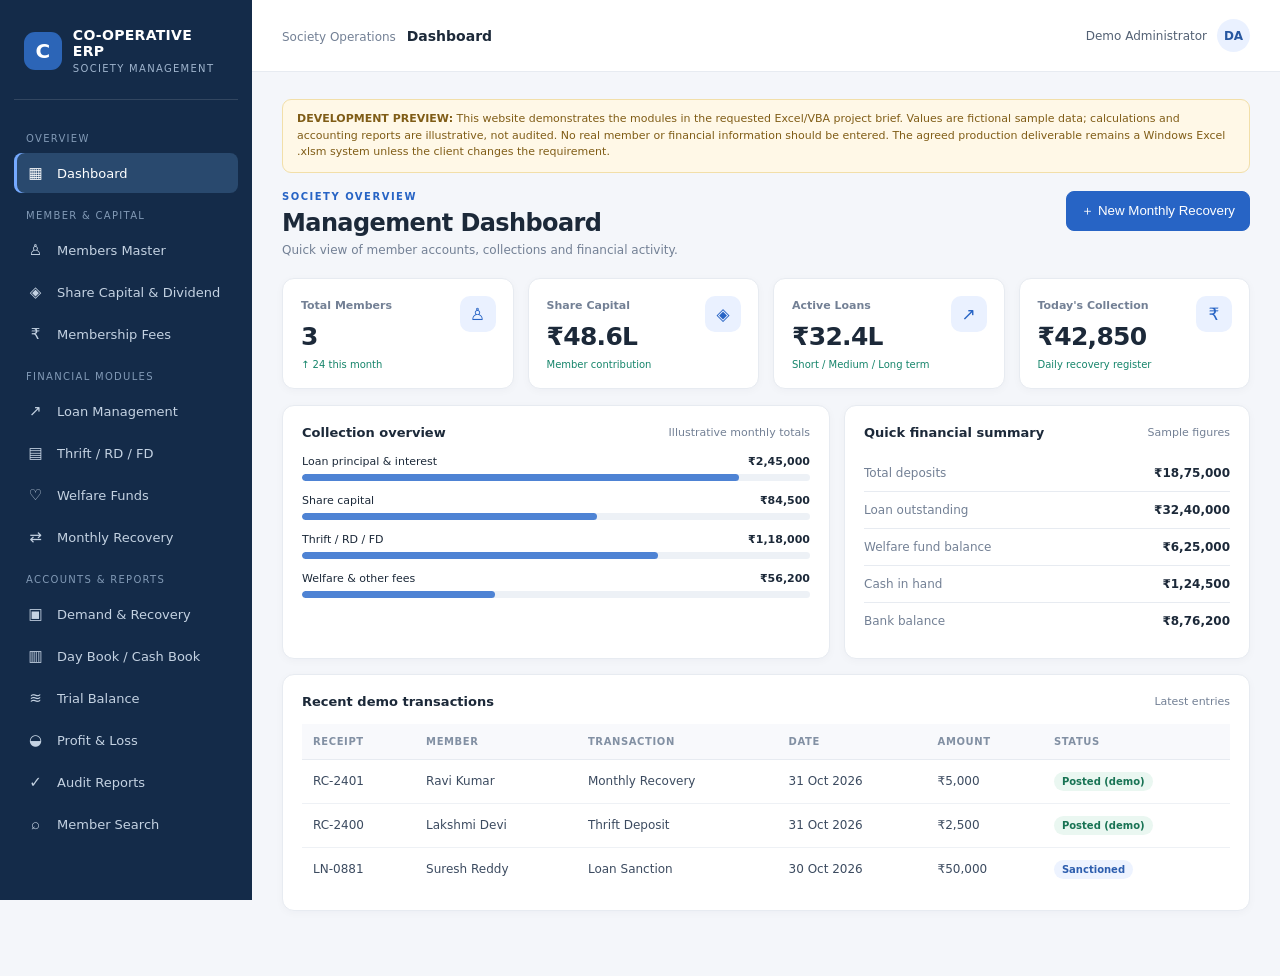
<file: website-demo/index.html>
<!DOCTYPE html>
<html lang="en"><head><meta charset="UTF-8"><meta name="viewport" content="width=device-width,initial-scale=1"><title>Cooperative Society ERP | Management Dashboard</title>
<style>
:root{--navy:#142b49;--navy2:#1d3b60;--blue:#2764c5;--blue2:#eaf1ff;--bg:#f4f6fa;--white:#fff;--ink:#1c2939;--muted:#738095;--line:#e7ebf1;--green:#16856b;--amber:#a66b12;--red:#b54747}
*{box-sizing:border-box}body{margin:0;background:var(--bg);color:var(--ink);font:14px Inter,ui-sans-serif,system-ui,-apple-system,"Segoe UI",Arial,sans-serif}
.sidebar{position:fixed;inset:0 auto 0 0;width:252px;background:var(--navy);color:#dce7f4;padding:20px 14px;overflow:auto;z-index:5}
.brand{display:flex;gap:11px;align-items:center;padding:7px 10px 24px;border-bottom:1px solid #ffffff20;margin-bottom:18px}.brandmark{width:38px;height:38px;border-radius:11px;background:#2c65b7;display:grid;place-items:center;color:white;font-size:20px;font-weight:800}.brand b{display:block;color:white;font-size:14px;letter-spacing:.3px}.brand small{color:#9fb4cd;font-size:10px;letter-spacing:1.3px}
.navlabel{font-size:10px;letter-spacing:1.3px;color:#829ab6;padding:15px 12px 7px;text-transform:uppercase}.navbtn{width:100%;display:flex;align-items:center;gap:12px;border:0;background:transparent;color:#c4d2e2;padding:11px 12px;margin:2px 0;border-radius:8px;text-align:left;cursor:pointer;font:inherit;font-size:13px}.navbtn .ico{width:19px;text-align:center;font-size:15px}.navbtn:hover,.navbtn.active{background:#29496e;color:#fff}.navbtn.active{box-shadow:inset 3px 0 #75a9ff}
main{margin-left:252px;min-height:100vh}.topbar{height:72px;background:white;border-bottom:1px solid var(--line);display:flex;align-items:center;justify-content:space-between;padding:0 30px;position:sticky;top:0;z-index:3}.crumb{font-size:12px;color:var(--muted)}.crumb b{color:var(--ink);font-size:14px;margin-left:7px}.user{display:flex;align-items:center;gap:10px;font-size:12px;color:#536174}.avatar{width:33px;height:33px;border-radius:50%;display:grid;place-items:center;background:#eaf1ff;color:#2757a0;font-weight:800}
.content{max-width:1440px;margin:auto;padding:27px 30px 50px}.page{display:none}.page.active{display:block}.pagehead{display:flex;justify-content:space-between;align-items:flex-start;gap:16px;margin-bottom:21px}.pagehead h1{font-size:24px;letter-spacing:-.6px;margin:0 0 6px}.pagehead p{margin:0;color:var(--muted);font-size:12px}.eyebrow{color:var(--blue);font-size:10px;letter-spacing:1.5px;font-weight:800;text-transform:uppercase;margin-bottom:7px}
.btn{border:1px solid var(--line);background:white;color:#334155;border-radius:8px;padding:10px 14px;font:600 12px inherit;cursor:pointer}.btn.primary{background:var(--blue);color:white;border-color:var(--blue)}.btn:hover{filter:brightness(.97)}
.notice{padding:11px 14px;background:#fff8e7;border:1px solid #f2dfa9;border-radius:9px;color:#805d17;font-size:11px;line-height:1.5;margin-bottom:18px}
.grid{display:grid;gap:14px}.stats{grid-template-columns:repeat(4,minmax(0,1fr));margin-bottom:16px}.stat,.card{background:white;border:1px solid var(--line);border-radius:12px;box-shadow:0 2px 9px #172b4d08}.stat{padding:17px 18px;position:relative;overflow:hidden}.stat small{font-size:11px;color:var(--muted);font-weight:600}.stat strong{display:block;font-size:25px;letter-spacing:-.7px;margin:10px 0 4px}.trend{font-size:10px;color:var(--green)}.staticon{position:absolute;right:17px;top:17px;width:36px;height:36px;border-radius:10px;background:var(--blue2);display:grid;place-items:center;color:var(--blue);font-size:17px}
.two{grid-template-columns:1.35fr 1fr}.three{grid-template-columns:repeat(3,1fr)}.card{padding:19px;margin-bottom:15px}.cardhead{display:flex;justify-content:space-between;align-items:center;margin-bottom:15px}.card h3{font-size:13px;margin:0}.sub{font-size:11px;color:var(--muted)}
.tablewrap{overflow:auto}table{width:100%;border-collapse:collapse;white-space:nowrap}th{text-align:left;font-size:10px;letter-spacing:.6px;text-transform:uppercase;color:#8290a3;background:#f8f9fc;padding:12px 11px;border-bottom:1px solid var(--line)}td{font-size:12px;padding:12px 11px;border-bottom:1px solid #eef1f5;color:#3c4b60}tbody tr:last-child td{border-bottom:0}.pill{display:inline-block;border-radius:20px;padding:4px 8px;font-size:10px;font-weight:700;background:#eaf7f1;color:#187354}.pill.pending{background:#fff4df;color:#96630c}.pill.info{background:#edf3ff;color:#2d5eae}
.formgrid{display:grid;grid-template-columns:repeat(2,minmax(0,1fr));gap:13px}.field label{display:block;font-size:11px;font-weight:700;color:#58677b;margin-bottom:6px}.field input,.field select{width:100%;border:1px solid #dce3ec;border-radius:7px;padding:10px 11px;font:12px inherit;color:#27364a;background:white}.field input:focus,.field select:focus{outline:2px solid #dbe8ff;border-color:#76a2e9}.span2{grid-column:1/-1}.result{background:#f0f5ff;color:#214e91;border-radius:8px;padding:12px;font-weight:700;font-size:12px;margin-top:10px}
.kpirow{display:flex;justify-content:space-between;gap:12px;padding:11px 0;border-bottom:1px solid var(--line);font-size:12px}.kpirow:last-child{border:0}.kpirow span{color:var(--muted)}.kpirow b{font-variant-numeric:tabular-nums}
.barlist{display:grid;gap:13px}.barlabel{display:flex;justify-content:space-between;font-size:11px;margin-bottom:6px}.bar{height:7px;background:#edf1f6;border-radius:8px;overflow:hidden}.bar i{height:100%;display:block;background:#4e83d4;border-radius:8px}
.empty{padding:24px;text-align:center;color:var(--muted);font-size:12px}
.searchrow{display:flex;gap:9px;margin-bottom:14px}.searchrow input{flex:1;min-width:0;border:1px solid #dce3ec;border-radius:8px;padding:10px 12px}
.footerhint{font-size:10px;color:#8995a6;margin-top:12px;line-height:1.5}
@media(max-width:1050px){.stats{grid-template-columns:repeat(2,1fr)}.two{grid-template-columns:1fr}}
@media(max-width:760px){.sidebar{position:relative;width:100%;height:auto;padding:10px}.brand{padding:5px 8px 12px;margin-bottom:7px}.navlabel{display:none}.navgroup{display:flex;overflow:auto;gap:4px}.navbtn{width:auto;white-space:nowrap;padding:9px}.navbtn .ico{display:none}main{margin-left:0}.topbar{height:58px;padding:0 15px}.content{padding:19px 14px}.pagehead{align-items:center}.pagehead h1{font-size:20px}}
@media(max-width:500px){.stats,.three{grid-template-columns:1fr 1fr}.stat strong{font-size:21px}.formgrid{grid-template-columns:1fr}.span2{grid-column:auto}.pagehead .btn{display:none}}
</style></head><body>
<aside class="sidebar">
<div class="brand"><div class="brandmark">C</div><div><b>CO-OPERATIVE ERP</b><small>SOCIETY MANAGEMENT</small></div></div>
<div class="navlabel">Overview</div><div class="navgroup">
<button class="navbtn active" data-page="dashboard"><span class="ico">▦</span>Dashboard</button>
</div>
<div class="navlabel">Member & Capital</div><div class="navgroup">
<button class="navbtn" data-page="members"><span class="ico">♙</span>Members Master</button>
<button class="navbtn" data-page="shares"><span class="ico">◈</span>Share Capital & Dividend</button>
<button class="navbtn" data-page="fees"><span class="ico">₹</span>Membership Fees</button>
</div>
<div class="navlabel">Financial Modules</div><div class="navgroup">
<button class="navbtn" data-page="loans"><span class="ico">↗</span>Loan Management</button>
<button class="navbtn" data-page="deposits"><span class="ico">▤</span>Thrift / RD / FD</button>
<button class="navbtn" data-page="welfare"><span class="ico">♡</span>Welfare Funds</button>
<button class="navbtn" data-page="recovery"><span class="ico">⇄</span>Monthly Recovery</button>
</div>
<div class="navlabel">Accounts & Reports</div><div class="navgroup">
<button class="navbtn" data-page="demand"><span class="ico">▣</span>Demand & Recovery</button>
<button class="navbtn" data-page="cashbook"><span class="ico">▥</span>Day Book / Cash Book</button>
<button class="navbtn" data-page="trial"><span class="ico">≋</span>Trial Balance</button>
<button class="navbtn" data-page="profit"><span class="ico">◒</span>Profit & Loss</button>
<button class="navbtn" data-page="audit"><span class="ico">✓</span>Audit Reports</button>
<button class="navbtn" data-page="search"><span class="ico">⌕</span>Member Search</button>
</div>
</aside>
<main><div class="topbar"><div class="crumb">Society Operations <b id="crumbTitle">Dashboard</b></div><div class="user"><span>Demo Administrator</span><div class="avatar">DA</div></div></div>
<div class="content">
<div class="notice"><b>DEVELOPMENT PREVIEW:</b> This website demonstrates the modules in the requested Excel/VBA project brief. Values are fictional sample data; calculations and accounting reports are illustrative, not audited. No real member or financial information should be entered. The agreed production deliverable remains a Windows Excel .xlsm system unless the client changes the requirement.</div>
<section class="page active" id="dashboard">
<div class="pagehead"><div><div class="eyebrow">Society overview</div><h1>Management Dashboard</h1><p>Quick view of member accounts, collections and financial activity.</p></div><button class="btn primary" onclick="go('recovery')">＋ New Monthly Recovery</button></div>
<div class="grid stats">
<div class="stat"><div class="staticon">♙</div><small>Total Members</small><strong id="memberCount">1,248</strong><span class="trend">↑ 24 this month</span></div>
<div class="stat"><div class="staticon">◈</div><small>Share Capital</small><strong>₹48.6L</strong><span class="trend">Member contribution</span></div>
<div class="stat"><div class="staticon">↗</div><small>Active Loans</small><strong>₹32.4L</strong><span class="trend">Short / Medium / Long term</span></div>
<div class="stat"><div class="staticon">₹</div><small>Today's Collection</small><strong id="todayCollection">₹42,850</strong><span class="trend">Daily recovery register</span></div>
</div>
<div class="grid two"><div class="card"><div class="cardhead"><h3>Collection overview</h3><span class="sub">Illustrative monthly totals</span></div><div class="barlist">
<div><div class="barlabel"><span>Loan principal & interest</span><b>₹2,45,000</b></div><div class="bar"><i style="width:86%"></i></div></div>
<div><div class="barlabel"><span>Share capital</span><b>₹84,500</b></div><div class="bar"><i style="width:58%"></i></div></div>
<div><div class="barlabel"><span>Thrift / RD / FD</span><b>₹1,18,000</b></div><div class="bar"><i style="width:70%"></i></div></div>
<div><div class="barlabel"><span>Welfare & other fees</span><b>₹56,200</b></div><div class="bar"><i style="width:38%"></i></div></div></div></div>
<div class="card"><div class="cardhead"><h3>Quick financial summary</h3><span class="sub">Sample figures</span></div>
<div class="kpirow"><span>Total deposits</span><b>₹18,75,000</b></div><div class="kpirow"><span>Loan outstanding</span><b>₹32,40,000</b></div><div class="kpirow"><span>Welfare fund balance</span><b>₹6,25,000</b></div><div class="kpirow"><span>Cash in hand</span><b>₹1,24,500</b></div><div class="kpirow"><span>Bank balance</span><b>₹8,76,200</b></div></div></div>
<div class="card"><div class="cardhead"><h3>Recent demo transactions</h3><span class="sub">Latest entries</span></div><div class="tablewrap"><table><thead><tr><th>Receipt</th><th>Member</th><th>Transaction</th><th>Date</th><th>Amount</th><th>Status</th></tr></thead><tbody><tr><td>RC-2401</td><td>Ravi Kumar</td><td>Monthly Recovery</td><td>31 Oct 2026</td><td>₹5,000</td><td><span class="pill">Posted (demo)</span></td></tr><tr><td>RC-2400</td><td>Lakshmi Devi</td><td>Thrift Deposit</td><td>31 Oct 2026</td><td>₹2,500</td><td><span class="pill">Posted (demo)</span></td></tr><tr><td>LN-0881</td><td>Suresh Reddy</td><td>Loan Sanction</td><td>30 Oct 2026</td><td>₹50,000</td><td><span class="pill info">Sanctioned</span></td></tr></tbody></table></div></div>
</section>
<section class="page" id="members"><div class="pagehead"><div><div class="eyebrow">Member administration</div><h1>Members Master</h1><p>Register members, nominee details and membership status.</p></div></div>
<div class="card"><h3>Add new member</h3><form id="memberForm" class="formgrid"><div class="field"><label>Member ID</label><input id="mid" placeholder="CS-01249" required></div><div class="field"><label>Full name</label><input id="mname" placeholder="Member name" required></div><div class="field"><label>Mobile number</label><input id="mobile" inputmode="numeric" placeholder="10-digit mobile"></div><div class="field"><label>Date of joining</label><input id="join" type="date" required></div><div class="field"><label>Nominee name</label><input id="nominee" placeholder="Nominee full name"></div><div class="field"><label>Membership status</label><select id="status"><option>Active</option><option>Pending</option></select></div><div class="span2"><button class="btn primary">＋ Save demo member</button></div></form></div>
<div class="card"><div class="cardhead"><h3>Member register</h3><span class="sub" id="memberTotal">3 sample records</span></div><div class="searchrow"><input id="memberFilter" placeholder="Search by member ID or name..." oninput="renderMembers()"></div><div class="tablewrap"><table><thead><tr><th>Member ID</th><th>Name</th><th>Mobile</th><th>Join date</th><th>Nominee</th><th>Status</th></tr></thead><tbody id="memberRows"></tbody></table></div></div>
</section>
<section class="page" id="shares"><div class="pagehead"><div><div class="eyebrow">Capital accounts</div><h1>Share Capital & Dividend</h1><p>Track share purchases, member balances and proposed dividend calculations.</p></div></div>
<div class="grid two"><div class="card"><h3>Record share capital</h3><form id="shareForm" class="formgrid"><div class="field"><label>Member ID</label><input id="shareMember" placeholder="CS-0001" required></div><div class="field"><label>Share units</label><input id="shareUnits" type="number" min="1" value="5" required></div><div class="field"><label>Value per share (₹)</label><input id="shareValue" type="number" min="1" value="100"></div><div class="field"><label>Transaction date</label><input id="shareDate" type="date" required></div><div class="span2"><button class="btn primary">Record demo shares</button></div></form><div class="result" id="shareResult">Enter units and share value to calculate amount.</div></div>
<div class="card"><h3>Dividend illustration</h3><div class="field"><label>Approved dividend rate (%)</label><input id="divRate" type="number" value="8" min="0" step=".01" oninput="calcDividend()"></div><div class="kpirow"><span>Sample eligible share capital</span><b>₹48,60,000</b></div><div class="result" id="divResult">Illustrative dividend: ₹3,88,800</div><p class="footerhint">Dividend must be calculated on the society-approved eligibility basis and posted only after approval.</p></div></div>
<div class="card"><h3>Share capital ledger</h3><div class="tablewrap"><table><thead><tr><th>Member</th><th>Opening</th><th>New shares</th><th>Closing</th></tr></thead><tbody><tr><td>CS-0001 · Ravi Kumar</td><td>₹4,000</td><td>₹1,000</td><td>₹5,000</td></tr><tr><td>CS-0002 · Lakshmi Devi</td><td>₹3,000</td><td>₹0</td><td>₹3,000</td></tr></tbody></table></div></div>
</section>
<section class="page" id="fees"><div class="pagehead"><div><div class="eyebrow">Membership charges</div><h1>Application, Admission & Election Fees</h1><p>Maintain fee rates and record fee collections separately.</p></div></div><div class="card"><h3>Record membership fee</h3><form id="feeForm" class="formgrid"><div class="field"><label>Member ID</label><input id="feeMember" required placeholder="CS-0001"></div><div class="field"><label>Fee type</label><select id="feeType"><option>Application Fee</option><option>Admission Fee</option><option>Election Fee</option></select></div><div class="field"><label>Amount (₹)</label><input id="feeAmount" type="number" min="0" required></div><div class="field"><label>Receipt date</label><input id="feeDate" type="date" required></div><div class="span2"><button class="btn primary">Add demo fee receipt</button></div></form></div><div class="card"><h3>Fee register</h3><div id="feeRows" class="empty">No new demo fees recorded.</div></div></section>
<section class="page" id="loans"><div class="pagehead"><div><div class="eyebrow">Credit operations</div><h1>Loan Management</h1><p>Short-term, medium-term and long-term loan processing.</p></div></div><div class="grid two"><div class="card"><h3>Loan sanction calculator</h3><form id="loanForm" class="formgrid"><div class="field"><label>Member ID</label><input id="loanMember" required placeholder="CS-0001"></div><div class="field"><label>Loan category</label><select id="loanType"><option>Short Term</option><option>Medium Term</option><option>Long Term</option></select></div><div class="field"><label>Sanction amount (₹)</label><input id="principal" type="number" min="1" value="50000"></div><div class="field"><label>Annual interest (%)</label><input id="rate" type="number" min="0" step=".01" value="12"></div><div class="field"><label>Term (months)</label><input id="term" type="number" min="1" value="12"></div><div class="field"><label>Share capital deduction (₹)</label><input id="shareDeduct" type="number" min="0" value="1000"></div><div class="field"><label>Loan fee deduction (₹)</label><input id="loanFee" type="number" min="0" value="500"></div><div class="span2"><button type="button" class="btn primary" onclick="calcLoan()">Calculate sanction deductions</button></div></form><div class="result" id="loanResult">Net disbursement: ₹48,500 · Illustrative only</div></div><div class="card"><h3>Loan sanction summary</h3><div class="kpirow"><span>Gross loan</span><b id="grossLoan">₹50,000</b></div><div class="kpirow"><span>Share capital deduction</span><b id="dedShare">₹1,000</b></div><div class="kpirow"><span>Loan fee</span><b id="dedFee">₹500</b></div><div class="kpirow"><span>Net amount payable</span><b id="netLoan">₹48,500</b></div><p class="footerhint">Interest method, repayment schedule, deductions and sanction approvals must be confirmed with the society before implementation.</p></div></div><div class="card"><h3>Loan portfolio (sample)</h3><div class="tablewrap"><table><thead><tr><th>Loan ID</th><th>Member</th><th>Category</th><th>Principal</th><th>Rate</th><th>Balance</th><th>Status</th></tr></thead><tbody><tr><td>LN-0881</td><td>Suresh Reddy</td><td>Short Term</td><td>₹50,000</td><td>12%</td><td>₹42,000</td><td><span class="pill">Active</span></td></tr><tr><td>LN-0875</td><td>Ravi Kumar</td><td>Medium Term</td><td>₹1,20,000</td><td>10%</td><td>₹86,000</td><td><span class="pill">Active</span></td></tr></tbody></table></div></div></section>
<section class="page" id="deposits"><div class="pagehead"><div><div class="eyebrow">Savings products</div><h1>Thrift / RD / FD Deposits</h1><p>Deposit accounts, interest accrual and maturity tracking.</p></div></div><div class="grid three"><div class="stat"><small>Thrift deposits</small><strong>₹8.25L</strong><span class="sub">Sample balance</span></div><div class="stat"><small>Recurring deposits</small><strong>₹5.10L</strong><span class="sub">Sample balance</span></div><div class="stat"><small>Fixed deposits</small><strong>₹5.40L</strong><span class="sub">Sample balance</span></div></div><div class="card"><h3>Deposit interest calculator</h3><form id="depositForm" class="formgrid"><div class="field"><label>Deposit type</label><select id="depType"><option>Thrift</option><option>RD</option><option>FD</option></select></div><div class="field"><label>Principal / balance (₹)</label><input id="depPrincipal" type="number" value="25000" min="0"></div><div class="field"><label>Annual interest rate (%)</label><input id="depRate" type="number" value="6" min="0" step=".01"></div><div class="field"><label>Period (months)</label><input id="depTerm" type="number" value="12" min="1"></div><div class="span2"><button type="button" class="btn primary" onclick="calcDeposit()">Calculate indicative interest</button></div></form><div id="depResult" class="result">Estimated simple interest: ₹1,500</div><p class="footerhint">This is a simple-interest illustration. Actual RD/FD rules may require monthly instalment schedules, compounding and maturity-specific calculations.</p></div></section>
<section class="page" id="welfare"><div class="pagehead"><div><div class="eyebrow">Member protection schemes</div><h1>Welfare Funds</h1><p>Separate accounting heads for Benevolent Fund and Family Welfare Fund.</p></div></div><div class="grid two"><div class="card"><h3>Benevolent Fund</h3><span class="pill info">Refundable on membership withdrawal</span><div class="kpirow"><span>Sample fund balance</span><b>₹2,75,000</b></div><div class="kpirow"><span>Interest credited to society account</span><b>Under policy</b></div><div class="kpirow"><span>Nominee benefit range on death</span><b>₹10,000 – ₹1,50,000</b></div><p class="footerhint">Monthly paid amount is refundable only at membership withdrawal, subject to approved rules. Interest is credited to the society account under the same head.</p></div><div class="card"><h3>Family Welfare Fund</h3><span class="pill pending">Non-refundable on withdrawal</span><div class="kpirow"><span>Sample fund balance</span><b>₹3,50,000</b></div><div class="kpirow"><span>Interest credited to society account</span><b>Under policy</b></div><div class="kpirow"><span>Nominee benefit range on death</span><b>₹2,50,000 – ₹5,00,000</b></div><p class="footerhint">Contributions are non-refundable at membership withdrawal. Interest is credited to the society account under the same head.</p></div></div><div class="card"><h3>Welfare fund transaction entry</h3><form id="welfareForm" class="formgrid"><div class="field"><label>Member ID</label><input id="wMember" required placeholder="CS-0001"></div><div class="field"><label>Fund</label><select id="wType"><option>Benevolent Fund</option><option>Family Welfare Fund</option></select></div><div class="field"><label>Contribution (₹)</label><input id="wAmount" type="number" min="0" required></div><div class="field"><label>Date</label><input id="wDate" type="date" required></div><div class="span2"><button class="btn primary">Record demo contribution</button></div></form></div></section>
<section class="page" id="recovery"><div class="pagehead"><div><div class="eyebrow">Unified collection entry</div><h1>Monthly Recovery – Single Entry</h1><p>One member receipt with allocations across all applicable modules.</p></div></div><div class="notice">The production workbook should validate the member and allocate each amount to the correct ledger/accounting head, then create balanced journal entries. This demo only totals the amounts.</div><div class="card"><form id="recoveryForm" class="formgrid"><div class="field"><label>Member ID</label><input id="recMember" required placeholder="CS-0001"></div><div class="field"><label>Receipt date</label><input id="recDate" type="date" required></div><div class="field"><label>Loan principal (₹)</label><input class="recamt" type="number" min="0" value="2500"></div><div class="field"><label>Loan interest (₹)</label><input class="recamt" type="number" min="0" value="600"></div><div class="field"><label>Share capital (₹)</label><input class="recamt" type="number" min="0" value="500"></div><div class="field"><label>Thrift / RD / FD (₹)</label><input class="recamt" type="number" min="0" value="1000"></div><div class="field"><label>Benevolent Fund (₹)</label><input class="recamt" type="number" min="0" value="200"></div><div class="field"><label>Family Welfare Fund (₹)</label><input class="recamt" type="number" min="0" value="200"></div><div class="field"><label>Application / Admission / Election fee (₹)</label><input class="recamt" type="number" min="0" value="0"></div><div class="field"><label>Other recovery (₹)</label><input class="recamt" type="number" min="0" value="0"></div><div class="span2 result" id="recoverySum">Total amount to collect: ₹5,000</div><div class="span2"><button class="btn primary">Save demo recovery receipt</button></div></form></div><div class="card"><div class="cardhead"><h3>Recovery receipt register</h3><span class="sub">Temporary demo entries</span></div><div class="tablewrap"><table><thead><tr><th>Receipt</th><th>Member</th><th>Date</th><th>Total</th></tr></thead><tbody id="receiptRows"><tr><td colspan="4" class="empty">No demo receipts added yet.</td></tr></tbody></table></div></div></section>
<section class="page" id="demand"><div class="pagehead"><div><div class="eyebrow">Collection monitoring</div><h1>Daily Demand & Recovery</h1><p>Track daily demand raised, amount recovered and pending balance.</p></div></div><div class="grid three"><div class="stat"><small>Today's demand</small><strong>₹58,500</strong></div><div class="stat"><small>Recovered</small><strong>₹42,850</strong></div><div class="stat"><small>Pending demand</small><strong>₹15,650</strong></div></div><div class="card"><h3>Daily recovery statement</h3><div class="tablewrap"><table><thead><tr><th>Member ID</th><th>Member</th><th>Demand</th><th>Recovered</th><th>Balance</th><th>Status</th></tr></thead><tbody><tr><td>CS-0001</td><td>Ravi Kumar</td><td>₹5,000</td><td>₹5,000</td><td>₹0</td><td><span class="pill">Cleared</span></td></tr><tr><td>CS-0002</td><td>Lakshmi Devi</td><td>₹3,500</td><td>₹2,500</td><td>₹1,000</td><td><span class="pill pending">Part paid</span></td></tr><tr><td>CS-0003</td><td>Suresh Reddy</td><td>₹4,000</td><td>₹0</td><td>₹4,000</td><td><span class="pill pending">Pending</span></td></tr></tbody></table></div><p class="footerhint">Illustrative daily report. Production version must derive demand from approved schedules and posted receipts.</p></div></section>
<section class="page" id="cashbook"><div class="pagehead"><div><div class="eyebrow">Daily accounting</div><h1>Day Book & Cash Book</h1><p>Daily cash and bank transactions with opening and closing balances.</p></div></div><div class="grid three"><div class="stat"><small>Opening cash</small><strong>₹98,000</strong></div><div class="stat"><small>Cash receipts</small><strong>₹42,850</strong></div><div class="stat"><small>Closing cash</small><strong>₹1,24,500</strong></div></div><div class="card"><h3>Daily transaction book (sample)</h3><div class="tablewrap"><table><thead><tr><th>Date</th><th>Voucher</th><th>Particulars</th><th>Debit (₹)</th><th>Credit (₹)</th><th>Balance (₹)</th></tr></thead><tbody><tr><td>31-10-2026</td><td>RC-2401</td><td>Monthly recovery – cash</td><td>5,000</td><td>—</td><td>1,03,000</td></tr><tr><td>31-10-2026</td><td>PV-1022</td><td>Office expenses</td><td>—</td><td>2,350</td><td>1,00,650</td></tr><tr><td>31-10-2026</td><td>RC-2400</td><td>Thrift deposit collection</td><td>2,500</td><td>—</td><td>1,03,150</td></tr></tbody></table></div></div></section>
<section class="page" id="trial"><div class="pagehead"><div><div class="eyebrow">Financial statements</div><h1>Trial Balance</h1><p>Ledger balances and debit-credit verification.</p></div></div><div class="card"><div class="cardhead"><h3>Trial balance – illustrative</h3><span class="pill pending">Sample only</span></div><div class="tablewrap"><table><thead><tr><th>Account code</th><th>Ledger account</th><th>Debit (₹)</th><th>Credit (₹)</th></tr></thead><tbody><tr><td>1001</td><td>Cash in hand</td><td>1,24,500</td><td>—</td></tr><tr><td>1002</td><td>Bank account</td><td>8,76,200</td><td>—</td></tr><tr><td>1201</td><td>Loans outstanding</td><td>32,40,000</td><td>—</td></tr><tr><td>2001</td><td>Member share capital</td><td>—</td><td>48,60,000</td></tr><tr><td>2101</td><td>Member deposits</td><td>—</td><td>18,75,000</td></tr></tbody><tfoot><tr><th colspan="2">Total (illustrative / not balanced)</th><th>42,40,700</th><th>67,35,000</th></tr></tfoot></table></div><p class="footerhint">The sample values are not balanced and must not be used as financial statements. A production trial balance requires a complete chart of accounts and double-entry posting.</p></div></section>
<section class="page" id="profit"><div class="pagehead"><div><div class="eyebrow">Financial statements</div><h1>Profit & Loss</h1><p>Income and expenditure statement for a selected accounting period.</p></div></div><div class="card"><h3>Period summary – illustrative</h3><div class="kpirow"><span>Interest income</span><b>₹3,45,000</b></div><div class="kpirow"><span>Loan processing / other income</span><b>₹42,000</b></div><div class="kpirow"><span>Total income</span><b>₹3,87,000</b></div><div class="kpirow"><span>Administrative expenses</span><b>₹1,15,000</b></div><div class="kpirow"><span>Other expenses</span><b>₹32,000</b></div><div class="kpirow"><span>Illustrative surplus</span><b style="color:var(--green)">₹2,40,000</b></div><p class="footerhint">Actual P&amp;L treatment for member funds, interest and welfare schemes must follow the society's approved accounting policy.</p></div></section>
<section class="page" id="audit"><div class="pagehead"><div><div class="eyebrow">Compliance & verification</div><h1>Audit Reports</h1><p>Audit schedules and supporting registers planned for the final system.</p></div></div><div class="card"><h3>Audit report checklist</h3><div class="kpirow"><span>Member-wise share capital reconciliation</span><span class="pill pending">To implement</span></div><div class="kpirow"><span>Loan outstanding & interest schedule</span><span class="pill pending">To implement</span></div><div class="kpirow"><span>Thrift / RD / FD balance confirmation</span><span class="pill pending">To implement</span></div><div class="kpirow"><span>Welfare fund ledger reconciliation</span><span class="pill pending">To implement</span></div><div class="kpirow"><span>Cash book / bank reconciliation</span><span class="pill pending">To implement</span></div><div class="kpirow"><span>Trial balance and P&amp;L schedules</span><span class="pill pending">To implement</span></div><p class="footerhint">The final audit pack must be generated from verified, balanced ledger postings with a transaction audit trail.</p></div></section>
<section class="page" id="search"><div class="pagehead"><div><div class="eyebrow">Member services</div><h1>Member Search</h1><p>Find member details and view a consolidated account snapshot.</p></div></div><div class="card"><div class="searchrow"><input id="searchMember" placeholder="Enter member ID or member name"><button class="btn primary" onclick="searchMemberNow()">Search member</button></div><div id="memberResult" class="empty">Search a demo member to view their profile.</div></div></section>
</div></main>
<script>
const members=[{id:"CS-0001",name:"Ravi Kumar",mobile:"9000000001",join:"2024-04-01",nominee:"Sita Kumar",status:"Active"},{id:"CS-0002",name:"Lakshmi Devi",mobile:"9000000002",join:"2024-06-15",nominee:"Arun Kumar",status:"Active"},{id:"CS-0003",name:"Suresh Reddy",mobile:"9000000003",join:"2025-01-10",nominee:"Anitha Reddy",status:"Active"}];
let receipts=[],fees=[],shares=[];
const money=n=>"₹"+Number(n||0).toLocaleString("en-IN",{maximumFractionDigits:2});
function go(id){document.querySelectorAll(".page").forEach(p=>p.classList.toggle("active",p.id===id));document.querySelectorAll(".navbtn").forEach(b=>b.classList.toggle("active",b.dataset.page===id));document.getElementById("crumbTitle").textContent=document.querySelector('[data-page="'+id+'"]').textContent.trim();window.scrollTo({top:0,behavior:"smooth"})}
document.querySelectorAll(".navbtn").forEach(b=>b.addEventListener("click",()=>go(b.dataset.page)));
function renderMembers(){let q=(document.getElementById("memberFilter")?.value||"").toLowerCase();let list=members.filter(m=>(m.id+" "+m.name).toLowerCase().includes(q));document.getElementById("memberRows").innerHTML=list.map(m=>'<tr><td>'+m.id+'</td><td>'+m.name+'</td><td>'+m.mobile+'</td><td>'+m.join+'</td><td>'+m.nominee+'</td><td><span class="pill">'+m.status+'</span></td></tr>').join("")||'<tr><td colspan="6" class="empty">No matching members</td></tr>';document.getElementById("memberTotal").textContent=members.length+" demo records";document.getElementById("memberCount").textContent=members.length.toLocaleString("en-IN")}
document.getElementById("memberForm").addEventListener("submit",e=>{e.preventDefault();let id=mid.value.trim();if(members.some(m=>m.id===id)){alert("This Member ID already exists.");return}members.push({id,name:mname.value.trim(),mobile:mobile.value,join:join.value,nominee:nominee.value,status:status.value});e.target.reset();renderMembers();alert("Demo member added. This entry is temporary and not saved to a database.")});
function calcDividend(){divResult.textContent="Illustrative dividend: "+money(4860000*Number(divRate.value||0)/100)}calcDividend();
function calcLoan(){let p=+principal.value||0,sh=+shareDeduct.value||0,fee=+loanFee.value||0,r=+rate.value||0,t=+term.value||0,interest=p*r/100*t/12,net=p-sh-fee;grossLoan.textContent=money(p);dedShare.textContent=money(sh);dedFee.textContent=money(fee);netLoan.textContent=money(net);loanResult.textContent="Estimated simple interest: "+money(interest)+" · Net disbursement: "+money(net)}
function calcDeposit(){let p=+depPrincipal.value||0,r=+depRate.value||0,t=+depTerm.value||0;depResult.textContent="Estimated simple interest: "+money(p*r/100*t/12)+" · Maturity estimate: "+money(p+p*r/100*t/12)}
function updateShare(){shareResult.textContent="Share capital amount: "+money((+shareUnits.value||0)*(+shareValue.value||0))}shareUnits.addEventListener("input",updateShare);shareValue.addEventListener("input",updateShare);updateShare();
shareForm.addEventListener("submit",e=>{e.preventDefault();shares.push({member:shareMember.value,amount:(+shareUnits.value)*(+shareValue.value),date:shareDate.value});alert("Demo share entry added: "+money(shares.at(-1).amount))});
feeForm.addEventListener("submit",e=>{e.preventDefault();fees.push({member:feeMember.value,type:feeType.value,amount:+feeAmount.value,date:feeDate.value});feeRows.innerHTML=fees.map(x=>'<div class="kpirow"><span>'+x.member+' · '+x.type+' · '+x.date+'</span><b>'+money(x.amount)+'</b></div>').join("");e.target.reset()});
welfareForm.addEventListener("submit",e=>{e.preventDefault();alert("Demo "+wType.value+" contribution recorded for "+wMember.value+": "+money(wAmount.value)+". No ledger posting is performed.");e.target.reset()});
function updateRecovery(){let total=[...document.querySelectorAll(".recamt")].reduce((s,x)=>s+(+x.value||0),0);recoverySum.textContent="Total amount to collect: "+money(total)}document.querySelectorAll(".recamt").forEach(x=>x.addEventListener("input",updateRecovery));updateRecovery();
recoveryForm.addEventListener("submit",e=>{e.preventDefault();let total=[...document.querySelectorAll(".recamt")].reduce((s,x)=>s+(+x.value||0),0);receipts.push({id:"DEMO-"+String(receipts.length+1).padStart(4,"0"),member:recMember.value,date:recDate.value,total});receiptRows.innerHTML=receipts.map(x=>'<tr><td>'+x.id+'</td><td>'+x.member+'</td><td>'+x.date+'</td><td>'+money(x.total)+'</td></tr>').join("");todayCollection.textContent=money(42850+total);alert("Demo receipt added. It is not saved permanently or posted to accounting ledgers.");e.target.reset();updateRecovery()});
function searchMemberNow(){let q=searchMember.value.trim().toLowerCase(),m=members.find(x=>x.id.toLowerCase()===q||x.name.toLowerCase().includes(q));memberResult.innerHTML=m?'<div class="kpirow"><span>Member ID</span><b>'+m.id+'</b></div><div class="kpirow"><span>Name</span><b>'+m.name+'</b></div><div class="kpirow"><span>Mobile</span><b>'+m.mobile+'</b></div><div class="kpirow"><span>Joining date</span><b>'+m.join+'</b></div><div class="kpirow"><span>Nominee</span><b>'+m.nominee+'</b></div><div class="kpirow"><span>Status</span><b>'+m.status+'</b></div><p class="footerhint">Account balances are not connected in this prototype.</p>':'<div class="empty">No demo member found. Try CS-0001, Ravi Kumar or Lakshmi Devi.</div>'}
renderMembers();calcLoan();calcDeposit();
</script></body></html>
</file>
